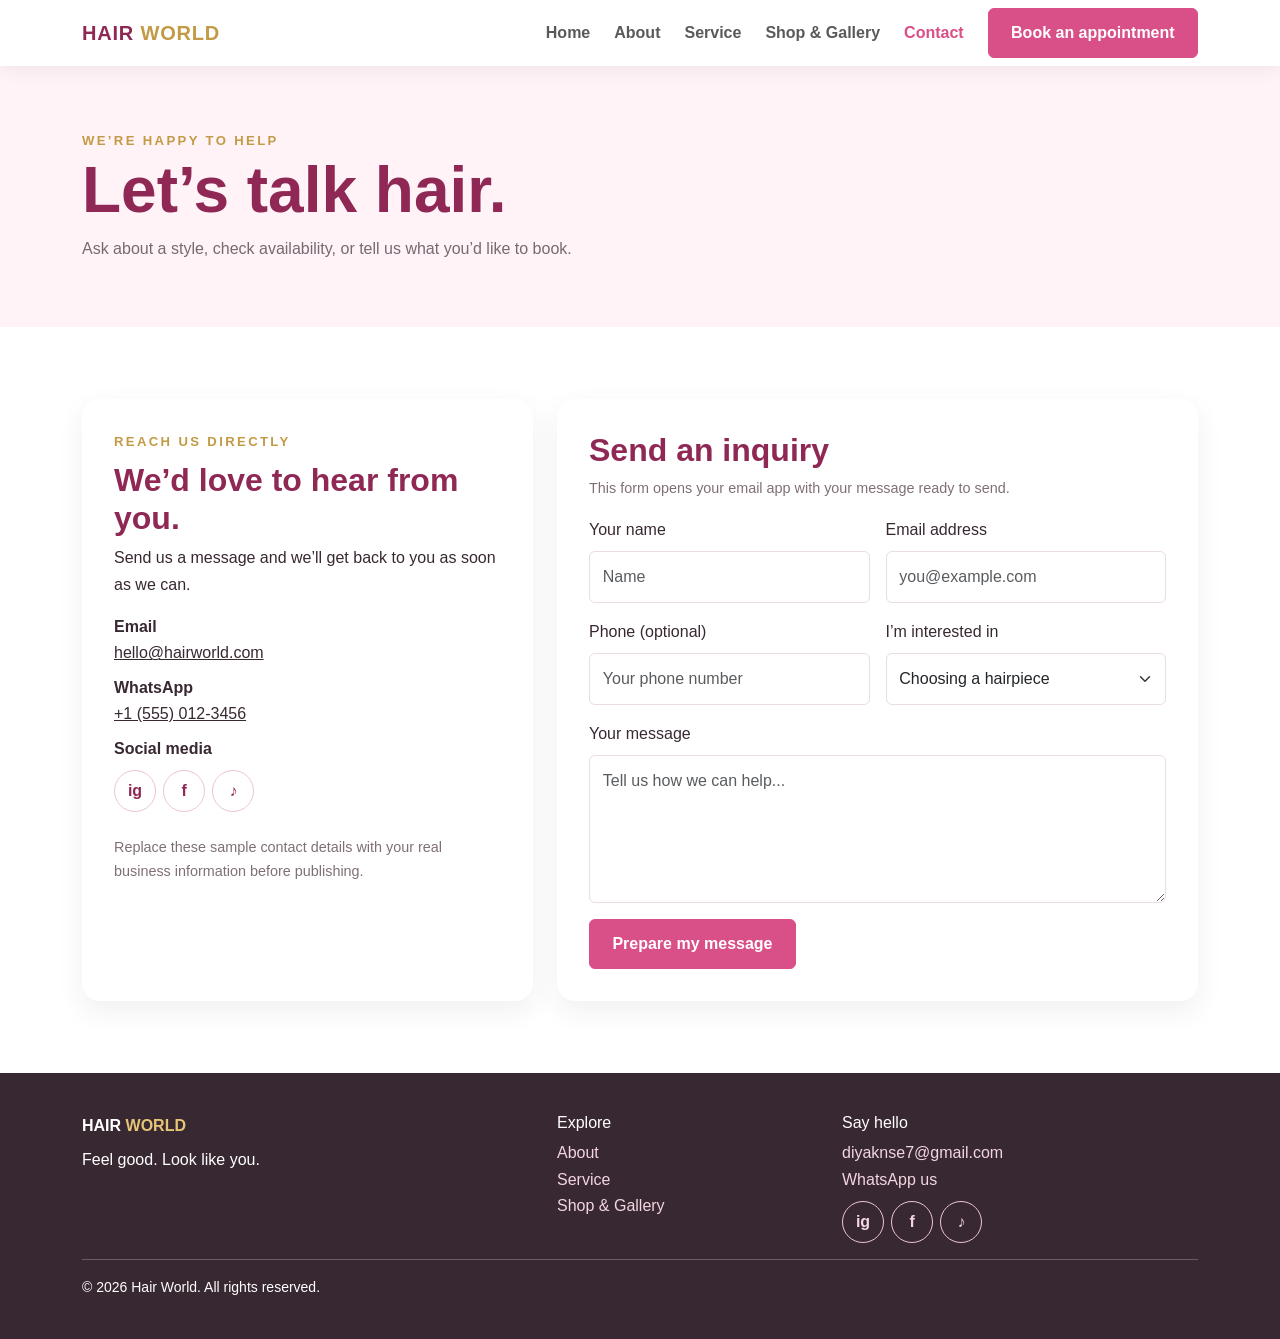
<file: contact.html>
<!doctype html><html lang="en"><head><meta charset="utf-8"><meta name="viewport" content="width=device-width, initial-scale=1"><title>Contact | Hair World</title><link href="https://cdn.jsdelivr.net/npm/bootstrap@5.3.3/dist/css/bootstrap.min.css" rel="stylesheet"><link rel="stylesheet" href="style.css"></head><body>
<nav class="navbar navbar-expand-lg sticky-top"><div class="container"><a class="navbar-brand" href="inedx.html">HAIR <span>WORLD</span></a><button class="navbar-toggler" type="button" data-bs-toggle="collapse" data-bs-target="#mainNav" aria-controls="mainNav" aria-expanded="false" aria-label="Toggle navigation"><span class="navbar-toggler-icon"></span></button><div class="collapse navbar-collapse" id="mainNav"><ul class="navbar-nav ms-auto gap-lg-2"><li class="nav-item"><a class="nav-link" href="index.html">Home</a></li><li class="nav-item"><a class="nav-link" href="about.html">About</a></li><li class="nav-item"><a class="nav-link" href="service.html">Service</a></li><li class="nav-item"><a class="nav-link" href="gallery.html">Shop & Gallery</a></li><li class="nav-item"><a class="nav-link active" href="contact.html">Contact</a></li></ul><a class="btn btn-pink ms-lg-3" href="#contact-form">Book an appointment</a></div></div></nav>
<header class="page-banner"><div class="container"><div class="eyebrow">We’re happy to help</div><h1>Let’s talk hair.</h1><p class="section-lead mb-0">Ask about a style, check availability, or tell us what you’d like to book.</p></div></header><main class="section"><div class="container"><div class="row g-4"><div class="col-lg-5"><div class="contact-card h-100"><div class="eyebrow">Reach us directly</div><h2 class="section-title mt-2">We’d love to hear from you.</h2><p>Send us a message and we’ll get back to you as soon as we can.</p><p class="mb-2"><strong>Email</strong><br><a href="mailto:hello@hairworld.com">hello@hairworld.com</a></p><p class="mb-2"><strong>WhatsApp</strong><br><a href="https://wa.me/15550123456">+1 (555) 012-3456</a></p><p class="mb-2"><strong>Social media</strong></p><a class="social-link" href="https://instagram.com/" aria-label="Instagram">ig</a><a class="social-link" href="https://facebook.com/" aria-label="Facebook">f</a><a class="social-link" href="https://tiktok.com/" aria-label="TikTok">♪</a><p class="small-note mt-4">Replace these sample contact details with your real business information before publishing.</p></div></div><div class="col-lg-7"><div class="contact-card" id="contact-form"><h2 class="section-title">Send an inquiry</h2><p class="small-note">This form opens your email app with your message ready to send.</p><form action="mailto:hello@hairworld.com" method="post" enctype="text/plain"><div class="row g-3"><div class="col-md-6"><label for="name" class="form-label">Your name</label><input class="form-control" id="name" name="Name" required placeholder="Name"></div><div class="col-md-6"><label for="email" class="form-label">Email address</label><input type="email" class="form-control" id="email" name="Email" required placeholder="you@example.com"></div><div class="col-md-6"><label for="phone" class="form-label">Phone (optional)</label><input type="tel" class="form-control" id="phone" name="Phone" placeholder="Your phone number"></div><div class="col-md-6"><label for="subject" class="form-label">I’m interested in</label><select class="form-select" id="subject" name="Interest"><option>Choosing a hairpiece</option><option>Booking a service</option><option>Checking product availability</option><option>Something else</option></select></div><div class="col-12"><label for="message" class="form-label">Your message</label><textarea class="form-control" id="message" name="Message" rows="5" required placeholder="Tell us how we can help..."></textarea></div><div class="col-12"><button class="btn btn-pink" type="submit">Prepare my message</button></div></div></form></div></div></div></div></main>
<footer class="footer"><div class="container"><div class="row g-4"><div class="col-md-5"><a class="brand text-decoration-none" href="index.html">HAIR <span>WORLD</span></a><p class="mt-2">Feel good. Look like you.</p></div><div class="col-md-3"><h2 class="h6">Explore</h2><a href="about.html">About</a><br><a href="service.html">Service</a><br><a href="gallery.html">Shop & Gallery</a></div><div class="col-md-4"><h2 class="h6">Say hello</h2><a href="diyaknse7@gmail.com">diyaknse7@gmail.com</a><br><a href="https://wa.me/2348154207958">WhatsApp us</a><div class="mt-2"><a class="social-link" href="https://instagram.com/" aria-label="Instagram">ig</a><a class="social-link" href="https://facebook.com/" aria-label="Facebook">f</a><a class="social-link" href="https://tiktok.com/" aria-label="TikTok">♪</a></div></div></div><hr class="border-light opacity-25"><p class="small mb-0">© 2026 Hair World. All rights reserved.</p></div></footer><script src="https://cdn.jsdelivr.net/npm/bootstrap@5.3.3/dist/js/bootstrap.bundle.min.js"></script></body></html>
</file>
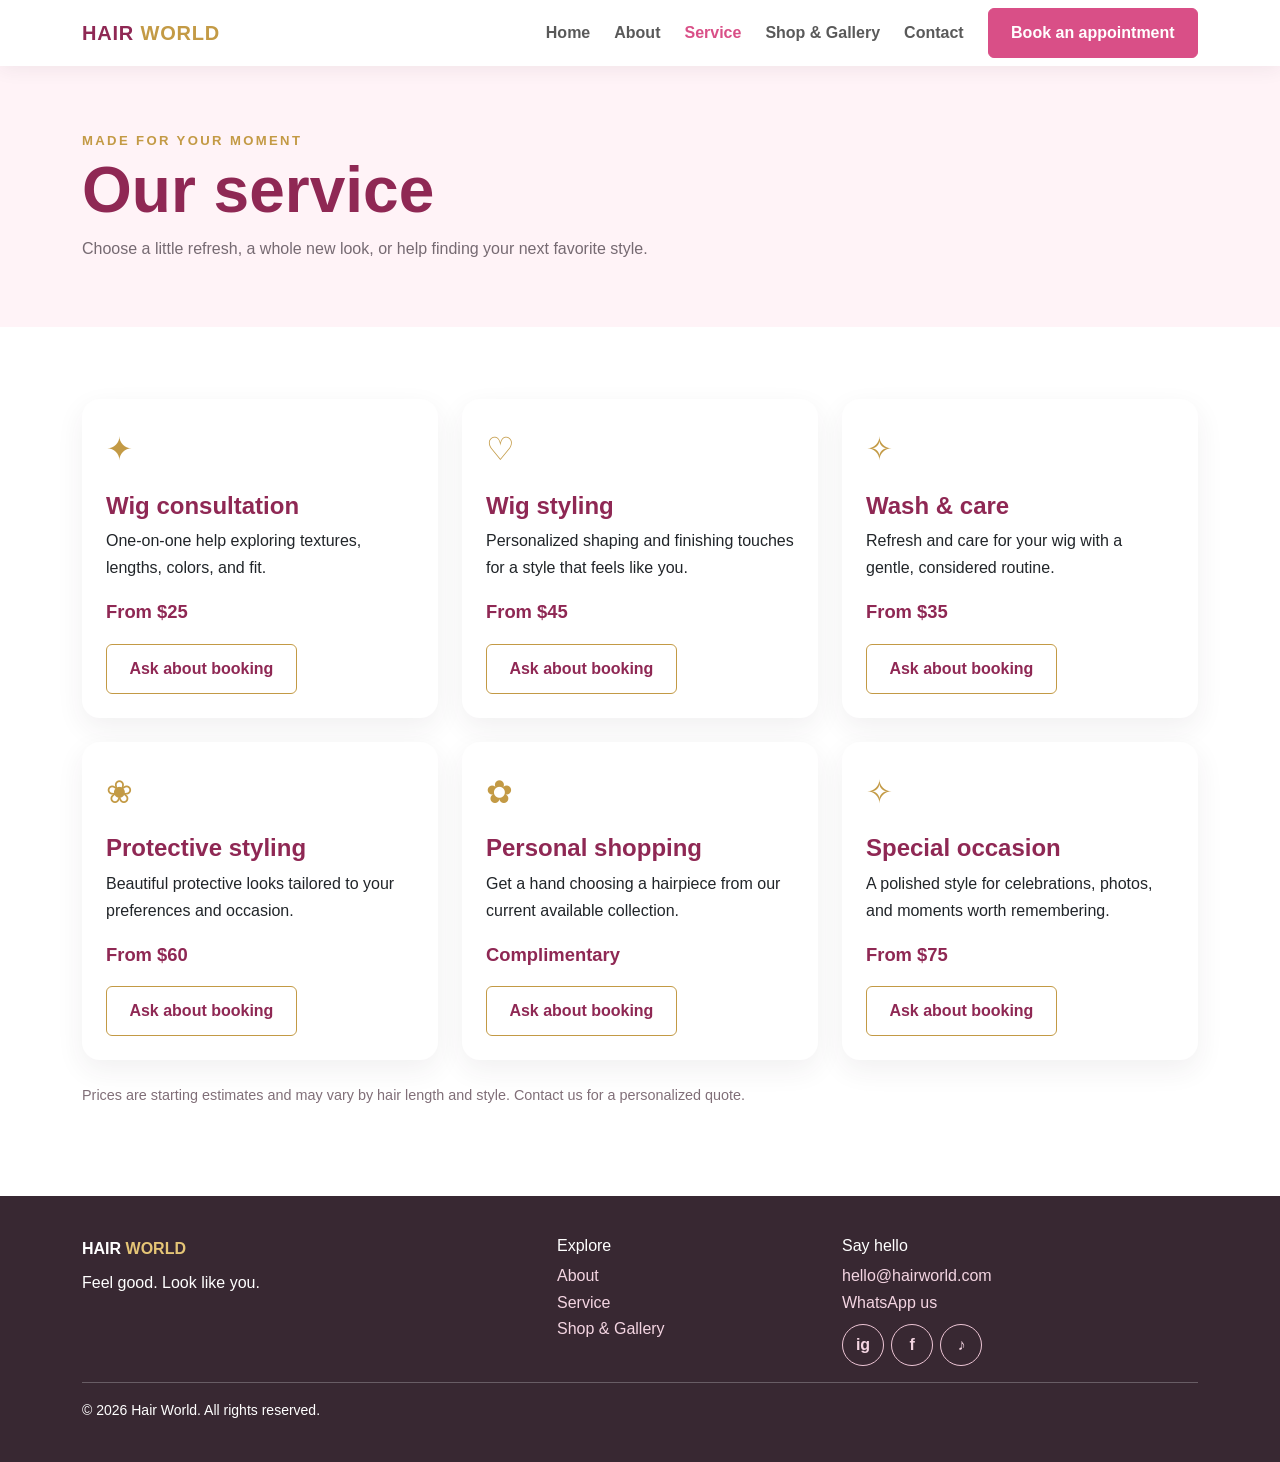
<file: service.html>
<!doctype html><html lang="en"><head><meta charset="utf-8"><meta name="viewport" content="width=device-width, initial-scale=1"><title>Service | Hair World</title><link href="https://cdn.jsdelivr.net/npm/bootstrap@5.3.3/dist/css/bootstrap.min.css" rel="stylesheet"><link rel="stylesheet" href="style.css"></head><body>
<nav class="navbar navbar-expand-lg sticky-top"><div class="container"><a class="navbar-brand" href="index.html">HAIR <span>WORLD</span></a><button class="navbar-toggler" type="button" data-bs-toggle="collapse" data-bs-target="#mainNav" aria-controls="mainNav" aria-expanded="false" aria-label="Toggle navigation"><span class="navbar-toggler-icon"></span></button><div class="collapse navbar-collapse" id="mainNav"><ul class="navbar-nav ms-auto gap-lg-2"><li class="nav-item"><a class="nav-link" href="index.html">Home</a></li><li class="nav-item"><a class="nav-link" href="about.html">About</a></li><li class="nav-item"><a class="nav-link active" href="service.html">Service</a></li><li class="nav-item"><a class="nav-link" href="gallery.html">Shop & Gallery</a></li><li class="nav-item"><a class="nav-link" href="contact.html">Contact</a></li></ul><a class="btn btn-pink ms-lg-3" href="contact.html">Book an appointment</a></div></div></nav>
<header class="page-banner"><div class="container"><div class="eyebrow">Made for your moment</div><h1>Our service</h1><p class="section-lead mb-0">Choose a little refresh, a whole new look, or help finding your next favorite style.</p></div></header><main class="section"><div class="container"><div class="row g-4"><div class="col-md-6 col-lg-4"><div class="card p-4"><div class="service-icon">✦</div><h2 class="h4 mt-3 section-title">Wig consultation</h2><p>One-on-one help exploring textures, lengths, colors, and fit.</p><p class="price mt-auto">From $25</p><a class="btn btn-outline-gold align-self-start" href="contact.html">Ask about booking</a></div></div><div class="col-md-6 col-lg-4"><div class="card p-4"><div class="service-icon">♡</div><h2 class="h4 mt-3 section-title">Wig styling</h2><p>Personalized shaping and finishing touches for a style that feels like you.</p><p class="price mt-auto">From $45</p><a class="btn btn-outline-gold align-self-start" href="contact.html">Ask about booking</a></div></div><div class="col-md-6 col-lg-4"><div class="card p-4"><div class="service-icon">✧</div><h2 class="h4 mt-3 section-title">Wash & care</h2><p>Refresh and care for your wig with a gentle, considered routine.</p><p class="price mt-auto">From $35</p><a class="btn btn-outline-gold align-self-start" href="contact.html">Ask about booking</a></div></div><div class="col-md-6 col-lg-4"><div class="card p-4"><div class="service-icon">❀</div><h2 class="h4 mt-3 section-title">Protective styling</h2><p>Beautiful protective looks tailored to your preferences and occasion.</p><p class="price mt-auto">From $60</p><a class="btn btn-outline-gold align-self-start" href="contact.html">Ask about booking</a></div></div><div class="col-md-6 col-lg-4"><div class="card p-4"><div class="service-icon">✿</div><h2 class="h4 mt-3 section-title">Personal shopping</h2><p>Get a hand choosing a hairpiece from our current available collection.</p><p class="price mt-auto">Complimentary</p><a class="btn btn-outline-gold align-self-start" href="contact.html">Ask about booking</a></div></div><div class="col-md-6 col-lg-4"><div class="card p-4"><div class="service-icon">✧</div><h2 class="h4 mt-3 section-title">Special occasion</h2><p>A polished style for celebrations, photos, and moments worth remembering.</p><p class="price mt-auto">From $75</p><a class="btn btn-outline-gold align-self-start" href="contact.html">Ask about booking</a></div></div></div><p class="small-note mt-4">Prices are starting estimates and may vary by hair length and style. Contact us for a personalized quote.</p></div></main>
<footer class="footer"><div class="container"><div class="row g-4"><div class="col-md-5"><a class="brand text-decoration-none" href="index.html">HAIR <span>WORLD</span></a><p class="mt-2">Feel good. Look like you.</p></div><div class="col-md-3"><h2 class="h6">Explore</h2><a href="about.html">About</a><br><a href="service.html">Service</a><br><a href="gallery.html">Shop & Gallery</a></div><div class="col-md-4"><h2 class="h6">Say hello</h2><a href="mailto:hello@hairworld.com">hello@hairworld.com</a><br><a href="https://wa.me/15550123456">WhatsApp us</a><div class="mt-2"><a class="social-link" href="https://instagram.com/" aria-label="Instagram">ig</a><a class="social-link" href="https://facebook.com/" aria-label="Facebook">f</a><a class="social-link" href="https://tiktok.com/" aria-label="TikTok">♪</a></div></div></div><hr class="border-light opacity-25"><p class="small mb-0">© 2026 Hair World. All rights reserved.</p></div></footer><script src="https://cdn.jsdelivr.net/npm/bootstrap@5.3.3/dist/js/bootstrap.bundle.min.js"></script></body></html>
</file>
<file: style.css>
:root{--pink:#d94f87;--deep:#8f2854;--blush:#fff3f7;--gold:#c39a45;--ink:#382832;--muted:#766a72}*{box-sizing:border-box}body{margin:0;font-family:Arial, sans-serif;color:var(--ink);line-height:1.65}a{color:inherit}.navbar{background:#fff!important;box-shadow:0 3px 18px #38283212}.navbar-brand{font-weight:800;color:var(--deep)!important;letter-spacing:.04em}.navbar-brand span{color:var(--gold)}.nav-link{font-weight:600}.nav-link:hover,.nav-link.active{color:var(--pink)!important}.hero{min-height:72vh;display:flex;align-items:center;background:linear-gradient(90deg,#fff3f7f2 0%,#fff3f7d9 50%,#fff3f733 100%),url('https://images.unsplash.com/photo-1522337360788-8b13dee7a37e?auto=format&fit=crop&w=1800&q=85') center/cover}.hero-inner{max-width:690px;padding:5rem 0}.eyebrow{text-transform:uppercase;letter-spacing:.18em;color:var(--gold);font-weight:700;font-size:.82rem}.hero h1{font-size:clamp(2.8rem,6vw,5.1rem);line-height:1.05;font-weight:800;color:var(--deep)}.hero p{font-size:1.1rem;color:#51424b;max-width:550px}.btn-pink{background:var(--pink);border-color:var(--pink);color:white;font-weight:700;padding:.75rem 1.4rem}.btn-pink:hover{background:var(--deep);border-color:var(--deep);color:white}.btn-outline-gold{border:1px solid var(--gold);color:var(--deep);font-weight:700;padding:.75rem 1.4rem}.section{padding:4.5rem 0}.section-soft{background:var(--blush)}.section-title{color:var(--deep);font-weight:800}.section-lead{color:var(--muted);max-width:650px}.card{border:0;border-radius:18px;overflow:hidden;box-shadow:0 10px 28px #38283212;height:100%}.card img{height:250px;object-fit:cover}.card-body{padding:1.35rem}.price{font-weight:800;color:var(--deep);font-size:1.15rem}.badge-sale{background:#f9e4ed;color:var(--deep)}.badge-sold{background:#eee8eb;color:#62565d}.service-icon{font-size:2rem;color:var(--gold)}.page-banner{background:var(--blush);padding:4rem 0}.page-banner h1{color:var(--deep);font-weight:800;font-size:clamp(2.4rem,5vw,4rem)}.contact-card{background:#fff;border-radius:18px;padding:2rem;box-shadow:0 10px 28px #38283212}.form-control,.form-select{padding:.8rem;border-color:#eadde3}.form-control:focus{border-color:var(--pink);box-shadow:0 0 0 .2rem #d94f8720}.social-link{display:inline-flex;align-items:center;justify-content:center;width:42px;height:42px;border:1px solid #edc5d5;border-radius:50%;color:var(--deep);text-decoration:none;font-weight:700;margin-right:.45rem}.social-link:hover{background:var(--pink);color:white}.footer{background:#382832;color:#fff;padding:2.5rem 0}.footer a{color:#f4d5e2;text-decoration:none}.footer a:hover{color:#fff}.footer .brand{font-weight:800;color:#fff}.footer .brand span{color:#e5c576}.small-note{color:#806f78;font-size:.9rem}
</file>
